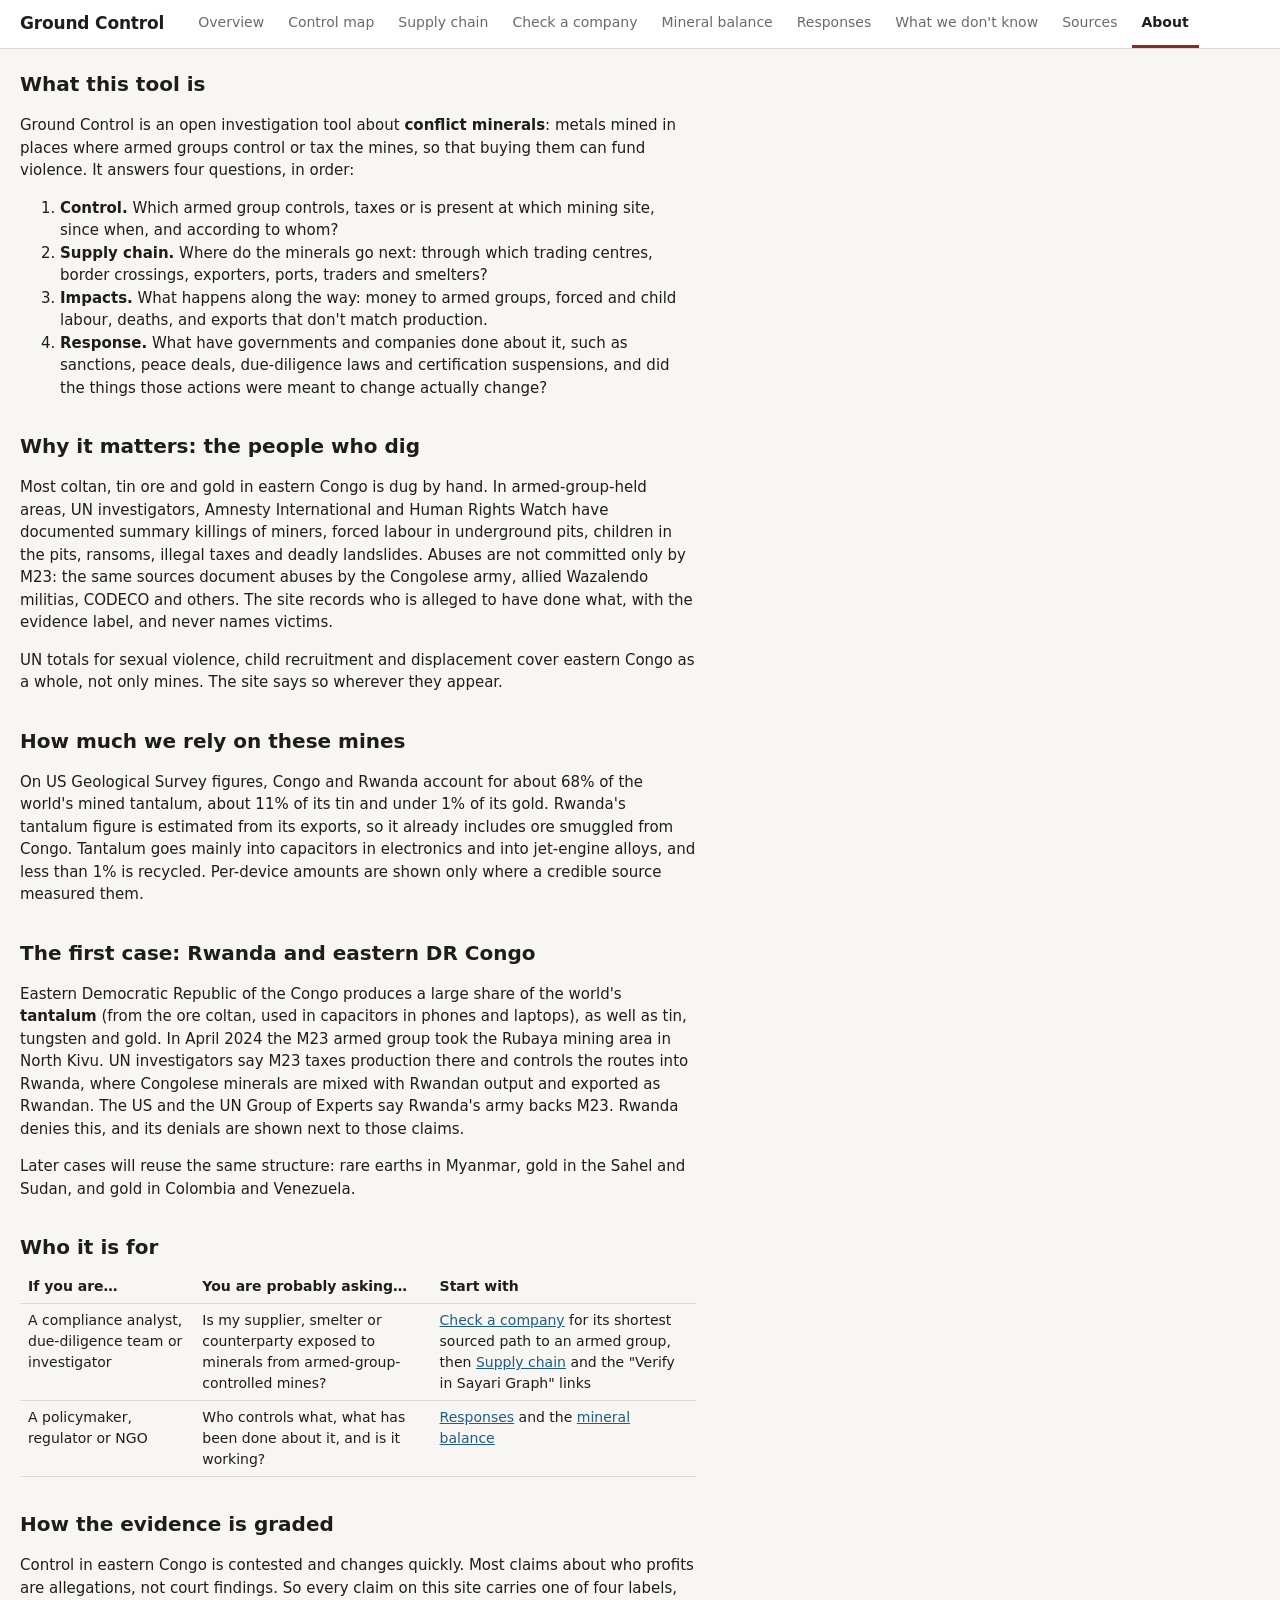
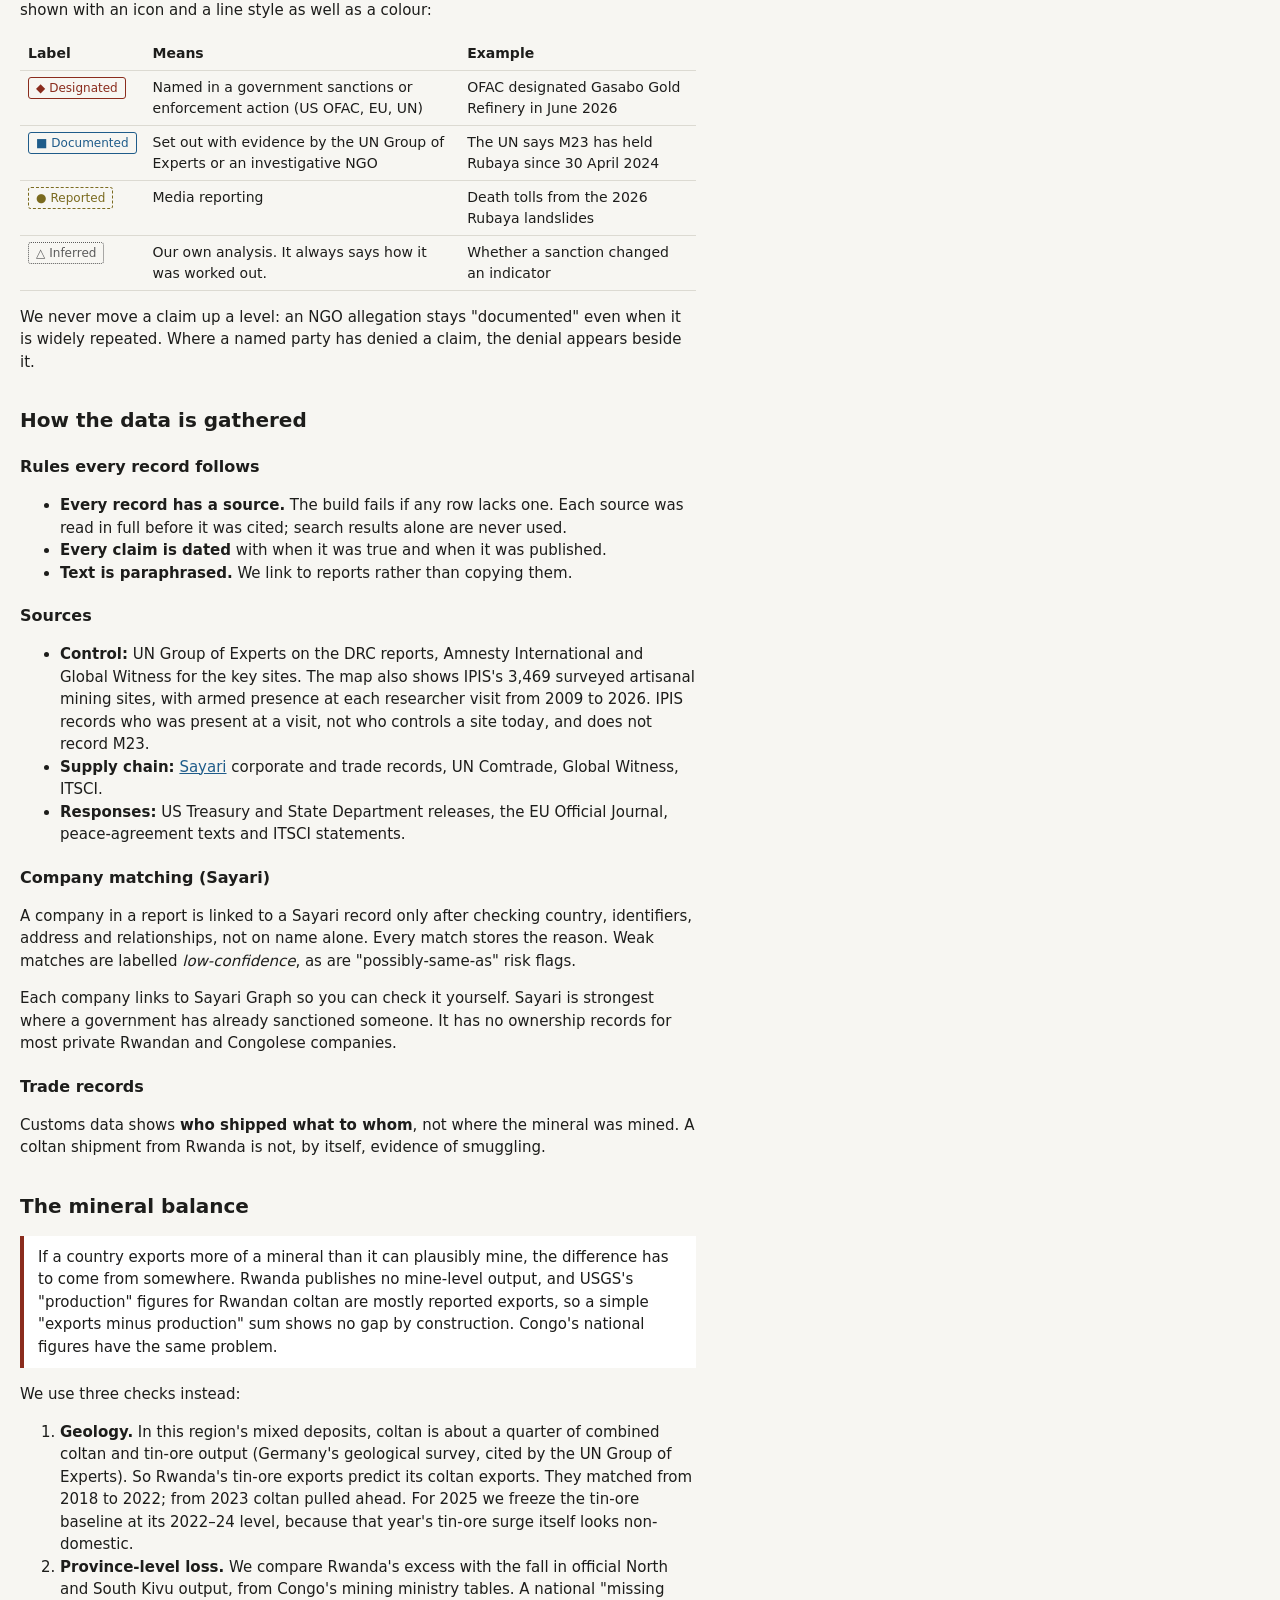
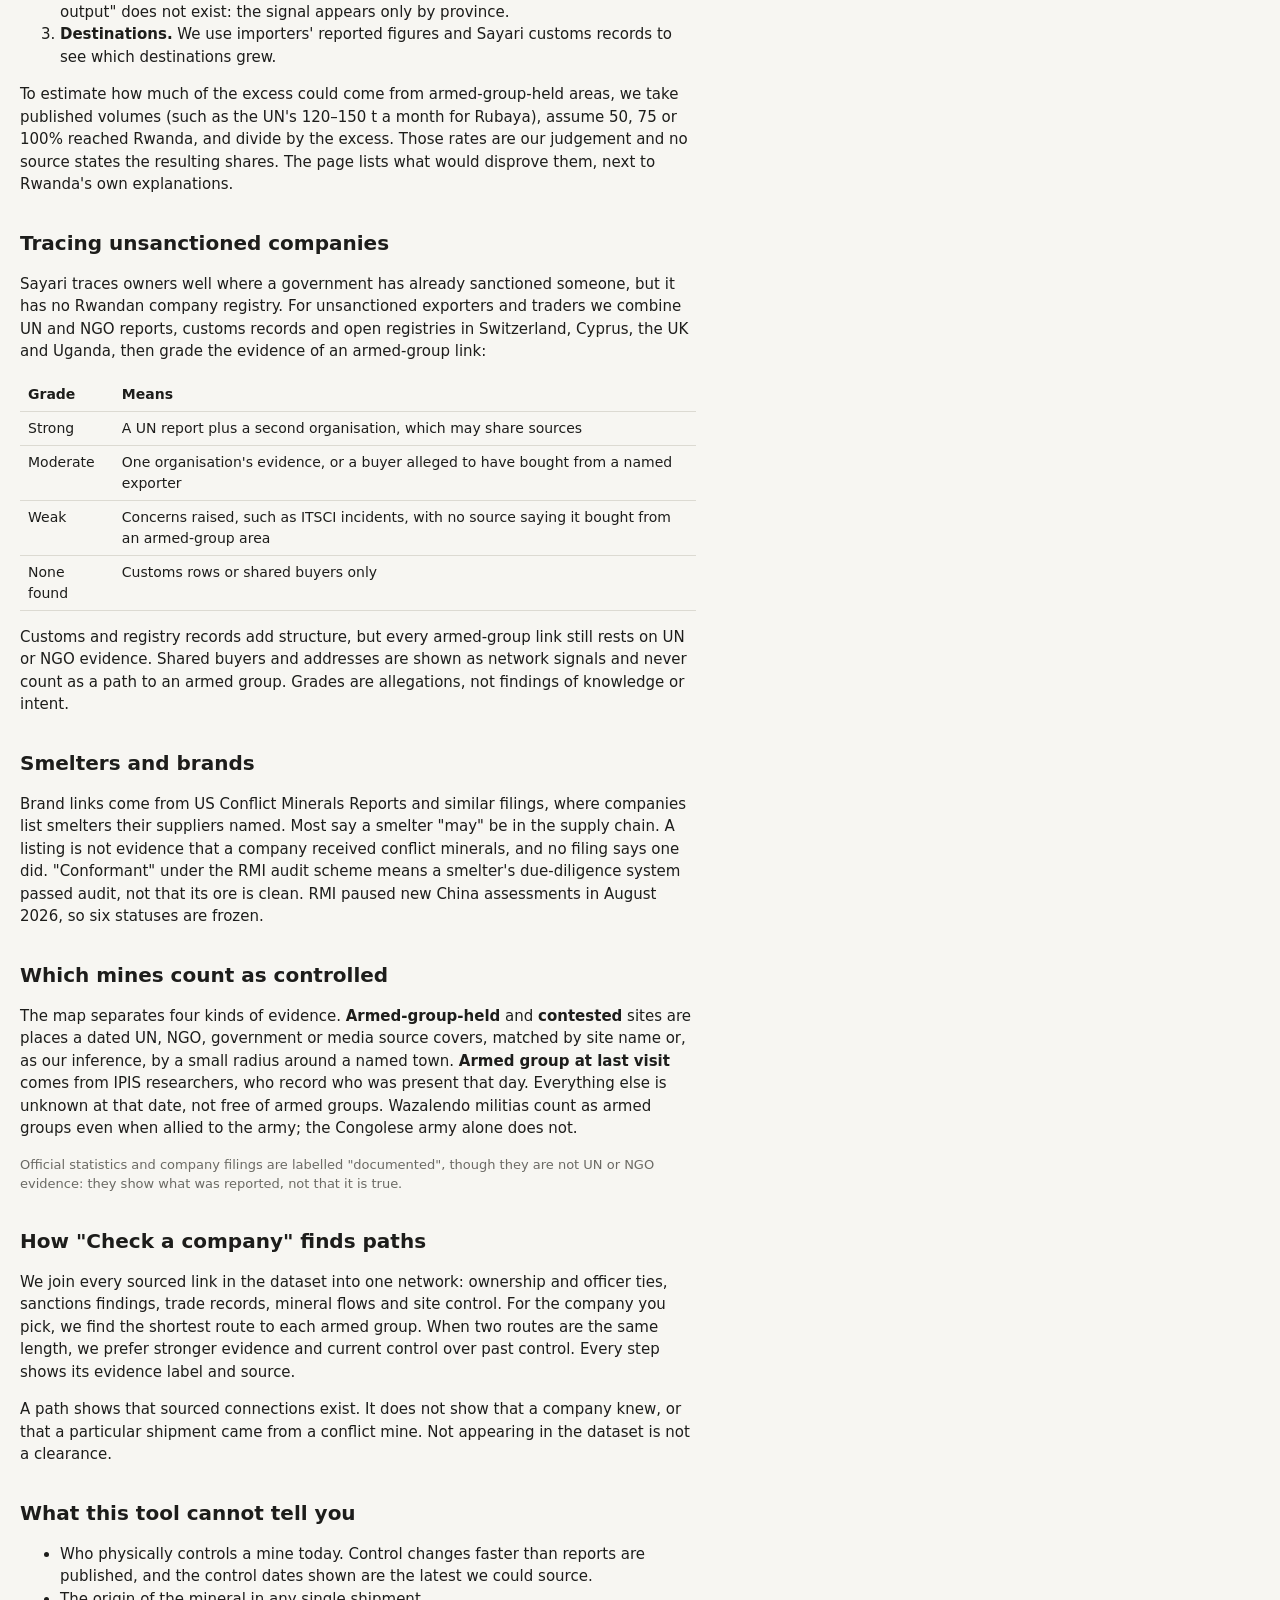
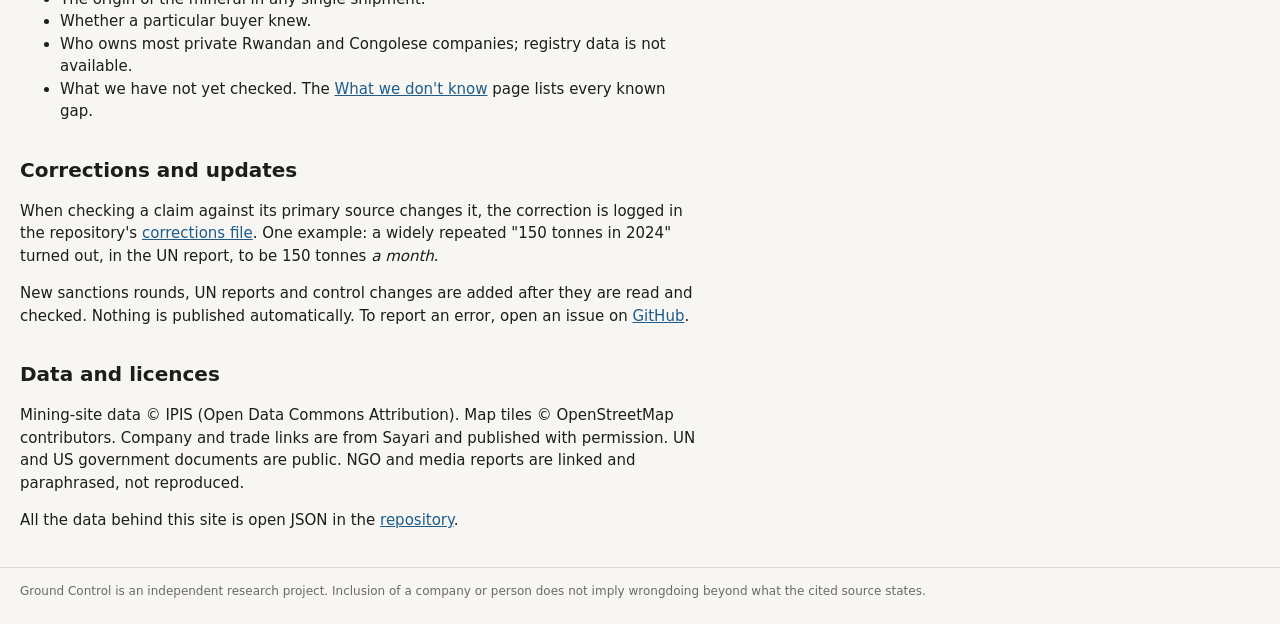
<file: site/about.html>
<!doctype html>
<html lang="en">
<head>
  <meta charset="utf-8">
  <meta name="viewport" content="width=device-width, initial-scale=1">
  <title>About Ground Control</title>
  <meta name="description" content="What Ground Control is, who it is for, how the evidence is gathered and graded, and what it cannot tell you.">
  <link rel="stylesheet" href="style.css">
</head>
<body>
  <header class="top">
    <a class="brand-mark" href="./">Ground Control</a>
    <nav class="tabs">
      <a class="tab-link" href="./">Overview</a>
      <a class="tab-link" href="./#view=map">Control map</a>
      <a class="tab-link" href="./#view=chain">Supply chain</a>
      <a class="tab-link" href="./#view=search">Check a company</a>
      <a class="tab-link" href="./#view=laundering">Mineral balance</a>
      <a class="tab-link" href="./#view=responses">Responses</a>
      <a class="tab-link" href="./#view=gaps">What we don't know</a>
      <a class="tab-link" href="./#view=sources">Sources</a>
      <a class="tab-link" href="about.html" aria-current="page" style="border-bottom-color:var(--accent);font-weight:600">About</a>
    </nav>
  </header>

  <main class="prose">
    <h2 style="margin-top:0">What this tool is</h2>
    <p>Ground Control is an open investigation tool about <strong>conflict minerals</strong>: metals mined in places where armed groups control or tax the mines, so that buying them can fund violence. It answers four questions, in order:</p>
    <ol>
      <li><strong>Control.</strong> Which armed group controls, taxes or is present at which mining site, since when, and according to whom?</li>
      <li><strong>Supply chain.</strong> Where do the minerals go next: through which trading centres, border crossings, exporters, ports, traders and smelters?</li>
      <li><strong>Impacts.</strong> What happens along the way: money to armed groups, forced and child labour, deaths, and exports that don't match production.</li>
      <li><strong>Response.</strong> What have governments and companies done about it, such as sanctions, peace deals, due-diligence laws and certification suspensions, and did the things those actions were meant to change actually change?</li>
    </ol>

    <h2>Why it matters: the people who dig</h2>
    <p>Most coltan, tin ore and gold in eastern Congo is dug by hand. In armed-group-held areas, UN investigators, Amnesty International and Human Rights Watch have documented summary killings of miners, forced labour in underground pits, children in the pits, ransoms, illegal taxes and deadly landslides. Abuses are not committed only by M23: the same sources document abuses by the Congolese army, allied Wazalendo militias, CODECO and others. The site records who is alleged to have done what, with the evidence label, and never names victims.</p>
    <p>UN totals for sexual violence, child recruitment and displacement cover eastern Congo as a whole, not only mines. The site says so wherever they appear.</p>

    <h2>How much we rely on these mines</h2>
    <p>On US Geological Survey figures, Congo and Rwanda account for about 68% of the world's mined tantalum, about 11% of its tin and under 1% of its gold. Rwanda's tantalum figure is estimated from its exports, so it already includes ore smuggled from Congo. Tantalum goes mainly into capacitors in electronics and into jet-engine alloys, and less than 1% is recycled. Per-device amounts are shown only where a credible source measured them.</p>

    <h2>The first case: Rwanda and eastern DR Congo</h2>
    <p>Eastern Democratic Republic of the Congo produces a large share of the world's <strong>tantalum</strong> (from the ore coltan, used in capacitors in phones and laptops), as well as tin, tungsten and gold. In April 2024 the M23 armed group took the Rubaya mining area in North Kivu. UN investigators say M23 taxes production there and controls the routes into Rwanda, where Congolese minerals are mixed with Rwandan output and exported as Rwandan. The US and the UN Group of Experts say Rwanda's army backs M23. Rwanda denies this, and its denials are shown next to those claims.</p>
    <p>Later cases will reuse the same structure: rare earths in Myanmar, gold in the Sahel and Sudan, and gold in Colombia and Venezuela.</p>

    <h2>Who it is for</h2>
    <table>
      <tr><th>If you are…</th><th>You are probably asking…</th><th>Start with</th></tr>
      <tr><td>A compliance analyst, due-diligence team or investigator</td><td>Is my supplier, smelter or counterparty exposed to minerals from armed-group-controlled mines?</td><td><a href="./#view=search">Check a company</a> for its shortest sourced path to an armed group, then <a href="./#view=chain">Supply chain</a> and the "Verify in Sayari Graph" links</td></tr>
      <tr><td>A policymaker, regulator or NGO</td><td>Who controls what, what has been done about it, and is it working?</td><td><a href="./#view=responses">Responses</a> and the <a href="./#view=laundering">mineral balance</a></td></tr>
    </table>

    <h2>How the evidence is graded</h2>
    <p>Control in eastern Congo is contested and changes quickly. Most claims about who profits are allegations, not court findings. So every claim on this site carries one of four labels, shown with an icon and a line style as well as a colour:</p>
    <table>
      <tr><th>Label</th><th>Means</th><th>Example</th></tr>
      <tr><td><span class="badge designated"><span aria-hidden="true">◆</span>Designated</span></td><td>Named in a government sanctions or enforcement action (US OFAC, EU, UN)</td><td>OFAC designated Gasabo Gold Refinery in June 2026</td></tr>
      <tr><td><span class="badge documented"><span aria-hidden="true">■</span>Documented</span></td><td>Set out with evidence by the UN Group of Experts or an investigative NGO</td><td>The UN says M23 has held Rubaya since 30 April 2024</td></tr>
      <tr><td><span class="badge reported"><span aria-hidden="true">●</span>Reported</span></td><td>Media reporting</td><td>Death tolls from the 2026 Rubaya landslides</td></tr>
      <tr><td><span class="badge inferred"><span aria-hidden="true">△</span>Inferred</span></td><td>Our own analysis. It always says how it was worked out.</td><td>Whether a sanction changed an indicator</td></tr>
    </table>
    <p>We never move a claim up a level: an NGO allegation stays "documented" even when it is widely repeated. Where a named party has denied a claim, the denial appears beside it.</p>

    <h2>How the data is gathered</h2>
    <h3>Rules every record follows</h3>
    <ul>
      <li><strong>Every record has a source.</strong> The build fails if any row lacks one. Each source was read in full before it was cited; search results alone are never used.</li>
      <li><strong>Every claim is dated</strong> with when it was true and when it was published.</li>
      <li><strong>Text is paraphrased.</strong> We link to reports rather than copying them.</li>
    </ul>
    <h3>Sources</h3>
    <ul>
      <li><strong>Control:</strong> UN Group of Experts on the DRC reports, Amnesty International and Global Witness for the key sites. The map also shows IPIS's 3,469 surveyed artisanal mining sites, with armed presence at each researcher visit from 2009 to 2026. IPIS records who was present at a visit, not who controls a site today, and does not record M23.</li>
      <li><strong>Supply chain:</strong> <a href="https://sayari.com" target="_blank" rel="noopener">Sayari</a> corporate and trade records, UN Comtrade, Global Witness, ITSCI.</li>
      <li><strong>Responses:</strong> US Treasury and State Department releases, the EU Official Journal, peace-agreement texts and ITSCI statements.</li>
    </ul>
    <h3>Company matching (Sayari)</h3>
    <p>A company in a report is linked to a Sayari record only after checking country, identifiers, address and relationships, not on name alone. Every match stores the reason. Weak matches are labelled <em>low-confidence</em>, as are "possibly-same-as" risk flags.</p>
    <p>Each company links to Sayari Graph so you can check it yourself. Sayari is strongest where a government has already sanctioned someone. It has no ownership records for most private Rwandan and Congolese companies.</p>
    <h3>Trade records</h3>
    <p>Customs data shows <strong>who shipped what to whom</strong>, not where the mineral was mined. A coltan shipment from Rwanda is not, by itself, evidence of smuggling.</p>

    <h2>The mineral balance</h2>
    <p class="callout">If a country exports more of a mineral than it can plausibly mine, the difference has to come from somewhere. Rwanda publishes no mine-level output, and USGS's "production" figures for Rwandan coltan are mostly reported exports, so a simple "exports minus production" sum shows no gap by construction. Congo's national figures have the same problem.</p>
    <p>We use three checks instead:</p>
    <ol>
      <li><strong>Geology.</strong> In this region's mixed deposits, coltan is about a quarter of combined coltan and tin-ore output (Germany's geological survey, cited by the UN Group of Experts). So Rwanda's tin-ore exports predict its coltan exports. They matched from 2018 to 2022; from 2023 coltan pulled ahead. For 2025 we freeze the tin-ore baseline at its 2022–24 level, because that year's tin-ore surge itself looks non-domestic.</li>
      <li><strong>Province-level loss.</strong> We compare Rwanda's excess with the fall in official North and South Kivu output, from Congo's mining ministry tables. A national "missing output" does not exist: the signal appears only by province.</li>
      <li><strong>Destinations.</strong> We use importers' reported figures and Sayari customs records to see which destinations grew.</li>
    </ol>
    <p>To estimate how much of the excess could come from armed-group-held areas, we take published volumes (such as the UN's 120–150 t a month for Rubaya), assume 50, 75 or 100% reached Rwanda, and divide by the excess. Those rates are our judgement and no source states the resulting shares. The page lists what would disprove them, next to Rwanda's own explanations.</p>

    <h2>Tracing unsanctioned companies</h2>
    <p>Sayari traces owners well where a government has already sanctioned someone, but it has no Rwandan company registry. For unsanctioned exporters and traders we combine UN and NGO reports, customs records and open registries in Switzerland, Cyprus, the UK and Uganda, then grade the evidence of an armed-group link:</p>
    <table>
      <tr><th>Grade</th><th>Means</th></tr>
      <tr><td>Strong</td><td>A UN report plus a second organisation, which may share sources</td></tr>
      <tr><td>Moderate</td><td>One organisation's evidence, or a buyer alleged to have bought from a named exporter</td></tr>
      <tr><td>Weak</td><td>Concerns raised, such as ITSCI incidents, with no source saying it bought from an armed-group area</td></tr>
      <tr><td>None found</td><td>Customs rows or shared buyers only</td></tr>
    </table>
    <p>Customs and registry records add structure, but every armed-group link still rests on UN or NGO evidence. Shared buyers and addresses are shown as network signals and never count as a path to an armed group. Grades are allegations, not findings of knowledge or intent.</p>

    <h2>Smelters and brands</h2>
    <p>Brand links come from US Conflict Minerals Reports and similar filings, where companies list smelters their suppliers named. Most say a smelter "may" be in the supply chain. A listing is not evidence that a company received conflict minerals, and no filing says one did. "Conformant" under the RMI audit scheme means a smelter's due-diligence system passed audit, not that its ore is clean. RMI paused new China assessments in August 2026, so six statuses are frozen.</p>

    <h2>Which mines count as controlled</h2>
    <p>The map separates four kinds of evidence. <strong>Armed-group-held</strong> and <strong>contested</strong> sites are places a dated UN, NGO, government or media source covers, matched by site name or, as our inference, by a small radius around a named town. <strong>Armed group at last visit</strong> comes from IPIS researchers, who record who was present that day. Everything else is unknown at that date, not free of armed groups. Wazalendo militias count as armed groups even when allied to the army; the Congolese army alone does not.</p>
    <p class="small muted">Official statistics and company filings are labelled "documented", though they are not UN or NGO evidence: they show what was reported, not that it is true.</p>

    <h2>How "Check a company" finds paths</h2>
    <p>We join every sourced link in the dataset into one network: ownership and officer ties, sanctions findings, trade records, mineral flows and site control. For the company you pick, we find the shortest route to each armed group. When two routes are the same length, we prefer stronger evidence and current control over past control. Every step shows its evidence label and source.</p>
    <p>A path shows that sourced connections exist. It does not show that a company knew, or that a particular shipment came from a conflict mine. Not appearing in the dataset is not a clearance.</p>

    <h2>What this tool cannot tell you</h2>
    <ul>
      <li>Who physically controls a mine today. Control changes faster than reports are published, and the control dates shown are the latest we could source.</li>
      <li>The origin of the mineral in any single shipment.</li>
      <li>Whether a particular buyer knew.</li>
      <li>Who owns most private Rwandan and Congolese companies; registry data is not available.</li>
      <li>What we have not yet checked. The <a href="./#view=gaps">What we don't know</a> page lists every known gap.</li>
    </ul>

    <h2>Corrections and updates</h2>
    <p>When checking a claim against its primary source changes it, the correction is logged in the repository's <a href="https://github.com/indiaclarke03-ops/RwandaMineTracing/blob/main/docs/CORRECTIONS.md" target="_blank" rel="noopener">corrections file</a>. One example: a widely repeated "150 tonnes in 2024" turned out, in the UN report, to be 150 tonnes <em>a month</em>.</p>
    <p>New sanctions rounds, UN reports and control changes are added after they are read and checked. Nothing is published automatically. To report an error, open an issue on <a href="https://github.com/indiaclarke03-ops/RwandaMineTracing/issues" target="_blank" rel="noopener">GitHub</a>.</p>

    <h2>Data and licences</h2>
    <p>Mining-site data © IPIS (Open Data Commons Attribution). Map tiles © OpenStreetMap contributors. Company and trade links are from Sayari and published with permission. UN and US government documents are public. NGO and media reports are linked and paraphrased, not reproduced.</p>
    <p>All the data behind this site is open JSON in the <a href="https://github.com/indiaclarke03-ops/RwandaMineTracing/tree/main/data" target="_blank" rel="noopener">repository</a>.</p>
  </main>

  <footer class="foot">Ground Control is an independent research project. Inclusion of a company or person does not imply wrongdoing beyond what the cited source states.</footer>
</body>
</html>
</file>
<file: site/style.css>
:root {
  --bg: #f7f6f2;
  --surface: #ffffff;
  --ink: #1d1d1b;
  --muted: #6b6a64;
  --line: #dcdad2;
  --accent: #8a2c1d;

  --t-designated: #8a2c1d;
  --t-documented: #1f5c8a;
  --t-reported: #7a6a1f;
  --t-inferred: #5b5b5b;

  --m-coltan: #2b6f77;
  --m-gold: #b8860b;
  --m-tin: #6d5a8c;
  --m-tungsten: #4f6b3a;
  --m-none: #8c8c8c;
}
@media (prefers-color-scheme: dark) {
  :root {
    --bg: #161614; --surface: #1f1f1c; --ink: #ecebe6; --muted: #a3a29b; --line: #3a3934;
    --accent: #e0826f;
    --t-designated: #e0826f; --t-documented: #7fb4de; --t-reported: #d8c56c; --t-inferred: #b5b5b5;
  }
}

* { box-sizing: border-box; }
body { margin: 0; background: var(--bg); color: var(--ink);
  font: 15px/1.5 system-ui, -apple-system, "Segoe UI", sans-serif; }
a { color: var(--t-documented); }
.muted { color: var(--muted); }
.small { font-size: 13px; }

.top { padding: 16px 20px 0; border-bottom: 1px solid var(--line); background: var(--surface); }
.brand h1 { margin: 0; font-size: 22px; letter-spacing: .01em; }
.tagline { margin: 2px 0 8px; color: var(--muted); }
.case { font-size: 13px; margin-bottom: 8px; }
.tabs { display: flex; gap: 4px; overflow-x: auto; }
.tabs button { border: 0; background: none; color: var(--muted); font: inherit; padding: 8px 12px;
  border-bottom: 3px solid transparent; cursor: pointer; white-space: nowrap; }
.tabs button[aria-selected="true"] { color: var(--ink); border-bottom-color: var(--accent); font-weight: 600; }

.legend { display: flex; flex-wrap: wrap; gap: 6px 14px; align-items: center; padding: 8px 20px;
  font-size: 13px; border-bottom: 1px solid var(--line); }
.legend-title { font-weight: 600; }
.legend small { color: var(--muted); }

/* Evidence tier badges: icon + label + border style, never colour alone */
.tier { display: inline-flex; align-items: center; gap: 4px; }
.tier-icon { font-size: 12px; }
.tier-designated .tier-icon { color: var(--t-designated); }
.tier-documented .tier-icon { color: var(--t-documented); }
.tier-reported .tier-icon { color: var(--t-reported); }
.tier-inferred .tier-icon { color: var(--t-inferred); }
.badge { display: inline-flex; gap: 4px; align-items: center; font-size: 12px; padding: 1px 7px;
  border-radius: 3px; border: 1.5px solid; white-space: nowrap; }
.badge.designated { border-style: solid; color: var(--t-designated); }
.badge.documented { border-style: solid; border-width: 1px; color: var(--t-documented); }
.badge.reported { border-style: dashed; color: var(--t-reported); }
.badge.inferred { border-style: dotted; color: var(--t-inferred); }
.badge.denied { border-style: solid; color: var(--muted); }

main { padding: 0; }
.view { padding: 16px 20px; }
#view-map { padding: 0; }
.map-wrap { display: grid; grid-template-columns: 1fr 380px; height: 64vh; min-height: 420px; }
#map { height: 100%; }
.panel { overflow-y: auto; padding: 14px 16px; background: var(--surface); border-left: 1px solid var(--line); }
.panel h2 { margin: 0 0 2px; font-size: 18px; }
.panel h3 { font-size: 13px; text-transform: uppercase; letter-spacing: .05em; color: var(--muted);
  margin: 16px 0 6px; }
.panel ul { list-style: none; padding: 0; margin: 0; }
.panel li { padding: 8px 0; border-top: 1px solid var(--line); }
.claim-meta { display: flex; flex-wrap: wrap; gap: 6px; align-items: center; font-size: 13px; color: var(--muted); }
.denial { margin-top: 6px; padding: 6px 8px; border-left: 3px solid var(--muted); font-size: 13px; }
.cite { font-size: 12px; }
.cite a { color: var(--muted); }

.slider { padding: 10px 20px 16px; background: var(--surface); border-top: 1px solid var(--line); }
.slider-track { position: relative; }
.slider input { width: 100%; }
.ticks { position: relative; height: 14px; }
.ticks span { position: absolute; top: 0; width: 2px; height: 10px; background: var(--accent); }

.filters { display: flex; flex-wrap: wrap; gap: 8px 20px; margin-bottom: 12px; font-size: 14px; }
.timeline { list-style: none; padding: 0; margin: 0; max-width: 900px; }
.timeline > li { display: grid; grid-template-columns: 110px 1fr; gap: 14px; padding: 14px 0;
  border-top: 1px solid var(--line); }
.timeline .date { font-weight: 600; font-variant-numeric: tabular-nums; }
.timeline h3 { margin: 0 0 4px; font-size: 16px; }
.side { font-size: 12px; text-transform: uppercase; letter-spacing: .05em; color: var(--muted); }
.targets { font-size: 13px; color: var(--muted); }
.eff { margin-top: 8px; font-size: 13px; border: 1px solid var(--line); border-radius: 4px; padding: 6px 8px; }
.verdict { font-weight: 600; }
.indicators { max-width: 900px; margin-bottom: 16px; }
.indicators h2 { font-size: 15px; margin: 0 0 6px; }
.indicators ul { list-style: none; padding: 0; margin: 0; }
.indicators li { padding: 8px 10px; border: 1px solid var(--line); border-radius: 4px; background: var(--surface); }
.lede { font-size: 16px; max-width: 70ch; }

.gap { border: 1px dashed var(--muted); border-radius: 4px; padding: 10px 12px; margin-bottom: 10px; max-width: 900px; }
.gap h3 { margin: 0 0 4px; font-size: 15px; }
.gap .layer { font-size: 12px; text-transform: uppercase; letter-spacing: .05em; color: var(--muted); }

.sources { max-width: 900px; padding-left: 20px; }
.sources li { margin-bottom: 8px; }

.foot { padding: 14px 20px 24px; font-size: 12px; color: var(--muted); border-top: 1px solid var(--line); }

/* map markers */
.site-marker { border-radius: 50%; border: 2px solid var(--surface); box-shadow: 0 0 0 1px rgba(0,0,0,.4); }
.site-marker.square { border-radius: 2px; }
.basemap { filter: grayscale(0.85) contrast(0.9); }
@media (prefers-color-scheme: dark) { .basemap { filter: grayscale(1) invert(0.9) contrast(0.85); } }
.leaflet-container { background: var(--bg); font: inherit; }

@media (max-width: 820px) {
  .map-wrap { grid-template-columns: 1fr; height: auto; }
  #map { height: 52vh; }
  .panel { border-left: 0; border-top: 1px solid var(--line); max-height: none; }
  .timeline > li { grid-template-columns: 1fr; gap: 2px; }
  .top, .legend, .view, .slider, .foot { padding-left: 16px; padding-right: 16px; }
}

/* ---------- overview ---------- */
.tab-link { padding: 8px 12px; color: var(--muted); text-decoration: none; white-space: nowrap; border-bottom: 3px solid transparent; }
.tab-link:hover, .tab-link[aria-current="page"] { color: var(--ink); }
.home { max-width: 1080px; }
.hero { padding: 8px 0 8px; }
.eyebrow { font-size: 12px; text-transform: uppercase; letter-spacing: .08em; color: var(--accent); margin: 0 0 6px; font-weight: 600; }
.hero h2 { font-size: clamp(22px, 3vw, 30px); line-height: 1.25; margin: 0 0 12px; max-width: 30ch; }
.hero .lede { max-width: 72ch; }
.paths { display: grid; grid-template-columns: repeat(3, 1fr); gap: 12px; margin-top: 18px; }
.path { display: flex; flex-direction: column; gap: 4px; padding: 14px 16px; background: var(--surface); border: 1px solid var(--line);
  border-left: 4px solid var(--accent); border-radius: 4px; text-decoration: none; color: var(--ink); }
.path:hover { border-color: var(--accent); }
.path-who { font-weight: 700; }
.path-what { font-size: 14px; color: var(--muted); }
.section-h { font-size: 18px; margin: 32px 0 12px; padding-top: 16px; border-top: 1px solid var(--line); }
.findings { display: grid; grid-template-columns: repeat(2, 1fr); gap: 12px; }
.finding { background: var(--surface); border: 1px solid var(--line); border-radius: 4px; padding: 14px 16px; display: flex; flex-direction: column; gap: 6px; }
.finding h3 { margin: 0; font-size: 17px; line-height: 1.3; }
.finding p { margin: 0; font-size: 14px; }
.kicker { font-size: 12px; text-transform: uppercase; letter-spacing: .06em; color: var(--muted); font-weight: 600; }
.finding .more { margin-top: auto; padding-top: 4px; font-size: 14px; font-weight: 600; color: var(--accent); text-decoration: none; }
.chain { list-style: none; padding: 0; margin: 0; display: grid; grid-template-columns: repeat(7, 1fr); gap: 0; counter-reset: c; }
.chain li { position: relative; padding: 10px 14px 10px 10px; background: var(--surface); border: 1px solid var(--line); border-right: 0;
  display: flex; flex-direction: column; gap: 3px; font-size: 13px; }
.chain li:last-child { border-right: 1px solid var(--line); }
.chain li:not(:last-child)::after { content: "→"; position: absolute; right: -8px; top: 10px; color: var(--accent); font-weight: 700; z-index: 1; background: var(--bg); line-height: 1; }
.chain .step { font-weight: 700; font-size: 14px; }
.chain .eg { color: var(--ink); }
.chain .risk { color: var(--muted); font-size: 12px; }
.tiers-explained { display: grid; grid-template-columns: repeat(2, 1fr); gap: 10px 20px; margin: 12px 0; }
.tiers-explained div { display: flex; flex-direction: column; gap: 4px; }
.tiers-explained dt { margin: 0; }
.tiers-explained dd { margin: 0; font-size: 14px; }
.stats { font-size: 13px; color: var(--muted); margin-top: 24px; }
.view-intro { max-width: 80ch; margin-bottom: 14px; }
.view-intro h2 { font-size: 20px; margin: 0 0 4px; }
.view-intro p { margin: 0; color: var(--muted); }
#view-map .view-intro { padding: 16px 20px 4px; }

/* ---------- about page ---------- */
.prose { max-width: 75ch; padding: 20px; }
.prose h2 { font-size: 20px; margin: 32px 0 8px; }
.prose h3 { font-size: 16px; margin: 20px 0 6px; }
.prose table { border-collapse: collapse; width: 100%; font-size: 14px; margin: 8px 0; }
.prose th, .prose td { text-align: left; vertical-align: top; padding: 6px 8px; border-bottom: 1px solid var(--line); }
.prose .callout { border-left: 4px solid var(--accent); background: var(--surface); padding: 10px 14px; }

@media (max-width: 820px) {
  .paths, .findings, .tiers-explained { grid-template-columns: 1fr; }
  .chain { grid-template-columns: 1fr; }
  .chain li { border-right: 1px solid var(--line); border-bottom: 0; }
  .chain li:last-child { border-bottom: 1px solid var(--line); }
  .chain li:not(:last-child)::after { content: "↓"; right: auto; left: 12px; top: auto; bottom: -9px; }
  .prose { padding: 16px; }
}

[hidden] { display: none !important; }

/* ---------- export-gap charts ---------- */
:root { --series-1: #2a78d6; --series-2: #eb6834; --chart-surface: #fcfcfb; --band: rgba(138, 44, 29, .14); }
@media (prefers-color-scheme: dark) {
  :root:where(:not([data-theme="light"])) { --series-1: #3987e5; --series-2: #d95926; --chart-surface: #1a1a19; --band: rgba(224, 130, 111, .2); }
}
#view-laundering { max-width: 1000px; }
.gap-headline { display: grid; grid-template-columns: 1fr 1fr; gap: 12px; margin: 8px 0 20px; }
.hero-num { background: var(--surface); border: 1px solid var(--line); border-radius: 4px; padding: 14px 16px; display: flex; flex-direction: column; gap: 4px; }
.hero-num .num { font-size: 32px; font-weight: 700; font-variant-numeric: tabular-nums; line-height: 1.1; }
.hero-num .lbl { font-size: 14px; color: var(--muted); }
.hero-badge { grid-column: 1 / -1; display: flex; gap: 8px; align-items: center; flex-wrap: wrap; }
.chart-title { font-size: 16px; margin: 24px 0 2px; }
.chart-sub { margin: 0 0 8px; color: var(--muted); font-size: 14px; max-width: 80ch; }
.chart { position: relative; background: var(--chart-surface); border: 1px solid var(--line); border-radius: 4px; }
.chart svg { display: block; }
.chart .grid { stroke: var(--line); stroke-width: 1; }
.chart .axis { stroke: var(--muted); stroke-width: 1; }
.chart .tick { fill: var(--muted); font-size: 12px; font-variant-numeric: tabular-nums; }
.chart .line { fill: none; stroke-width: 2; }
.chart .line.s1, .chart .dot.s1 { stroke: var(--series-1); }
.chart .line.s2, .chart .dot.s2 { stroke: var(--series-2); }
.chart .line.s2 { stroke-dasharray: 6 4; }
.chart .dot { fill: var(--chart-surface); stroke-width: 2; }
.chart .hatch-line { stroke: var(--series-1); stroke-width: 1.5; opacity: .45; }
.chart .event { stroke: var(--muted); stroke-dasharray: 2 3; }
.chart .event-label, .chart .direct { fill: var(--ink); font-size: 12px; }
.chart .cross { stroke: var(--muted); stroke-width: 1; }
.chart .bar { fill: var(--series-1); }
.chart .bar-val { fill: var(--ink); font-size: 12px; font-variant-numeric: tabular-nums; }
.chart .un-band { fill: var(--band); stroke: var(--accent); stroke-dasharray: 3 3; }
.chart-tip { position: absolute; pointer-events: none; background: var(--surface); border: 1px solid var(--line); border-radius: 4px;
  padding: 6px 8px; font-size: 13px; box-shadow: 0 2px 8px rgba(0,0,0,.12); white-space: nowrap; }
.legend-row { display: flex; flex-wrap: wrap; gap: 6px 16px; font-size: 13px; margin-bottom: 6px; }
.sw { display: inline-block; width: 14px; height: 3px; vertical-align: middle; margin-right: 6px; }
.sw.s1 { background: var(--series-1); }
.sw.s2 { background: repeating-linear-gradient(90deg, var(--series-2) 0 6px, transparent 6px 9px); }
.sw.hatch { height: 10px; background: repeating-linear-gradient(45deg, var(--series-1) 0 1.5px, transparent 1.5px 5px); opacity: .6; }
.table-view { margin: 16px 0; }
.table-view summary { cursor: pointer; font-weight: 600; }
.table-view table { border-collapse: collapse; width: 100%; font-size: 13px; margin-top: 8px; font-variant-numeric: tabular-nums; }
.table-view th, .table-view td { text-align: right; padding: 4px 8px; border-bottom: 1px solid var(--line); }
.table-view th:first-child, .table-view td:first-child { text-align: left; }
.method { margin-top: 20px; padding: 12px 16px; border: 1px dashed var(--muted); border-radius: 4px; }
.method h3 { margin: 0 0 6px; font-size: 15px; }
.method ul { margin: 6px 0 0; padding-left: 20px; font-size: 14px; }
.evidence-list { list-style: none; padding: 0; margin: 0; }
.evidence-list li { padding: 10px 0; border-top: 1px solid var(--line); }
@media (max-width: 820px) { .gap-headline { grid-template-columns: 1fr; } .table-view { overflow-x: auto; } }

.chart .seg.s1 { fill: var(--series-1); }
.chart .seg.s2 { fill: var(--series-2); }
.chart .itsci-band { fill: var(--band); }
.chart .nodata { fill: var(--muted); font-size: 11px; font-style: italic; }
.sw.block { height: 10px; width: 10px; border-radius: 2px; }
.sw.band { height: 10px; background: var(--band); outline: 1px dashed var(--accent); }

.chart .ctrl-span { fill: var(--band); opacity: .6; }
.ev-cols { display: grid; grid-template-columns: 1fr 1fr; gap: 24px; }
.ev-cols h3 { font-size: 13px; text-transform: uppercase; letter-spacing: .05em; color: var(--muted); margin: 0 0 6px; }
.evidence-list h4 { margin: 0 0 4px; font-size: 15px; }
.evidence-list p { margin: 0 0 6px; font-size: 14px; }
@media (max-width: 820px) { .ev-cols { grid-template-columns: 1fr; } }

/* =================== map (MapLibre) =================== */
:root { --m1: #2a78d6; --m2: #eb6834; --m3: #1baf7a; --m0: #8c8a84; --card: rgba(255,255,255,.96); --shadow: 0 2px 10px rgba(20,18,12,.14), 0 0 0 1px rgba(20,18,12,.06); }
@media (prefers-color-scheme: dark) {
  :root:where(:not([data-theme="light"])) { --m1: #3987e5; --m2: #d95926; --m3: #199e70; --m0: #8a8984; --card: rgba(31,31,28,.96); --shadow: 0 2px 12px rgba(0,0,0,.5), 0 0 0 1px rgba(255,255,255,.06); }
}
.sr-only { position: absolute; width: 1px; height: 1px; overflow: hidden; clip: rect(0 0 0 0); white-space: nowrap; }
.mapview { padding: 0 !important; }
body[data-view="map"] .foot { display: none; }
.map-shell { position: relative; height: calc(100vh - 150px); min-height: 560px; overflow: hidden; }
#map { position: absolute; inset: 0; }
.maplibregl-ctrl-attrib { font-size: 11px; }

.map-controls { position: absolute; top: 14px; left: 14px; width: 320px; max-height: calc(100% - 150px); overflow: auto;
  background: var(--card); box-shadow: var(--shadow); border-radius: 8px; padding: 14px 16px; z-index: 3; backdrop-filter: blur(4px); }
.mc-head { display: flex; align-items: center; justify-content: space-between; gap: 8px; }
.mc-head h2 { font-size: 16px; margin: 0; }
.mc-toggle { font: inherit; font-size: 12px; border: 1px solid var(--line); background: var(--surface); color: var(--ink); border-radius: 4px; padding: 3px 8px; cursor: pointer; }
.mc-intro { font-size: 13px; color: var(--muted); margin: 6px 0 10px; }
.mc-search input { width: 100%; font: inherit; font-size: 14px; padding: 7px 10px; border: 1px solid var(--line); border-radius: 6px; background: var(--surface); color: var(--ink); }
.mc-group { margin-top: 12px; }
.mc-label { font-size: 11px; text-transform: uppercase; letter-spacing: .06em; color: var(--muted); font-weight: 600; margin-bottom: 5px; }
.chips { display: flex; flex-wrap: wrap; gap: 6px; }
.chip { font: inherit; font-size: 13px; display: inline-flex; align-items: center; gap: 6px; padding: 4px 10px; border-radius: 999px;
  border: 1px solid var(--line); background: var(--surface); color: var(--ink); cursor: pointer; }
.chip i { width: 9px; height: 9px; border-radius: 50%; display: inline-block; }
.chip[aria-pressed="false"] { opacity: .45; text-decoration: line-through; }
.switch { display: flex; align-items: center; gap: 8px; font-size: 13px; padding: 3px 0; cursor: pointer; }
.seg { display: inline-flex; border: 1px solid var(--line); border-radius: 6px; overflow: hidden; flex-wrap: wrap; }
.seg button { font: inherit; font-size: 13px; border: 0; background: var(--surface); color: var(--ink); padding: 6px 10px; cursor: pointer; border-right: 1px solid var(--line); }
.seg button:last-child { border-right: 0; }
.seg button:hover, .seg button[aria-pressed="true"] { background: var(--ink); color: var(--bg); }
.mc-stats { margin-top: 12px; padding: 10px; background: var(--bg); border-radius: 6px; font-size: 13px; display: grid; gap: 3px; }
.mc-stats strong { font-variant-numeric: tabular-nums; }
.mc-legend { margin-top: 10px; font-size: 13px; }
.mc-legend summary { cursor: pointer; font-weight: 600; }
.key { list-style: none; padding: 0; margin: 8px 0; display: grid; gap: 5px; }
.key li { display: flex; align-items: center; gap: 8px; }
.kdot { width: 10px; height: 10px; border-radius: 50%; background: var(--c); box-shadow: 0 0 0 1.5px var(--surface), 0 0 0 2px rgba(0,0,0,.2); }
.kring { width: 12px; height: 12px; border-radius: 50%; border: 1.6px solid var(--accent); }
.kring.designated { border-width: 3px; }
.kring.documented { border-width: 2px; }
.kring.reported { border-style: dashed; border-width: 2px; }
.kline { width: 22px; height: 0; border-top: 2px solid var(--ink); display: inline-block; }
.kline.inferred { border-top-style: dotted; }

/* key-site markers */
.kmark { display: flex; align-items: center; gap: 6px; border: 0; background: none; padding: 0; cursor: pointer; font: inherit; }
.kdot-m { position: relative; width: 14px; height: 14px; border-radius: 50%; background: var(--c); box-shadow: 0 0 0 2px var(--surface), 0 1px 3px rgba(0,0,0,.4); flex: none; }
.kind-trading_centre .kdot-m, .kind-border .kdot-m, .kind-port .kdot-m, .kind-town .kdot-m { width: 10px; height: 10px; border-radius: 2px; margin: 2px; }
.kind-refinery .kdot-m { border-radius: 2px; transform: rotate(45deg); }
.kdot-m::after { content: ""; position: absolute; inset: -7px; border-radius: 50%; border: 0 solid var(--accent); }
.kmark[data-tier="designated"] .kdot-m::after { border-width: 3px; }
.kmark[data-tier="documented"] .kdot-m::after { border-width: 2px; }
.kmark[data-tier="reported"] .kdot-m::after { border-width: 2px; border-style: dashed; }
.kmark[data-tier="inferred"] .kdot-m::after { border-width: 2px; border-style: dotted; }
.kmark[data-tier]:not([data-tier=""]) .kdot-m::after { animation: pulse 2.4s ease-out infinite; }
@keyframes pulse { 0% { opacity: 1; } 70% { opacity: .55; } 100% { opacity: 1; } }
.klabel { font-size: 12px; font-weight: 600; color: var(--ink); background: var(--card); padding: 1px 6px; border-radius: 4px; box-shadow: 0 1px 2px rgba(0,0,0,.15); white-space: nowrap; }
.kind-mine .klabel { font-size: 13px; }
.kmark.sel .klabel { background: var(--ink); color: var(--bg); }
.kmark:focus-visible { outline: 2px solid var(--accent); outline-offset: 4px; border-radius: 6px; }

/* popups */
.gc-pop .maplibregl-popup-content { background: var(--card); color: var(--ink); font-size: 13px; padding: 7px 10px; border-radius: 6px; box-shadow: var(--shadow); }
.gc-pop .maplibregl-popup-tip { display: none; }

/* drawer */
.drawer { position: absolute; top: 14px; right: 14px; bottom: 112px; width: 400px; overflow: auto; background: var(--card); box-shadow: var(--shadow);
  border-radius: 8px; padding: 16px 18px; z-index: 4; }
.drawer-close { position: sticky; top: 0; float: right; font-size: 22px; line-height: 1; width: 32px; height: 32px; border: 0; border-radius: 50%; background: var(--bg); color: var(--ink); cursor: pointer; }
.drawer h2 { margin: 2px 0 2px; font-size: 20px; }
.drawer h3 { font-size: 12px; text-transform: uppercase; letter-spacing: .06em; color: var(--muted); margin: 18px 0 6px; }
.drawer ul { list-style: none; padding: 0; margin: 0; }
.drawer li { padding: 8px 0; border-top: 1px solid var(--line); }
.dr-kicker, .cc-kicker { font-size: 11px; text-transform: uppercase; letter-spacing: .06em; color: var(--accent); font-weight: 700; }
.dr-meta { color: var(--muted); font-size: 13px; }
.dr-status { margin: 12px 0 8px; padding: 10px 12px; border-radius: 6px; background: var(--bg); font-size: 14px; display: flex; flex-wrap: wrap; gap: 6px; align-items: center; }
.dr-status.on { border-left: 4px solid var(--accent); }
.dr-cta { display: inline-block; margin: 4px 0; font-weight: 600; color: var(--accent); text-decoration: none; }
.dr-timeline li { position: relative; padding-left: 14px; border-top: 0; border-left: 2px solid var(--line); margin-left: 4px; }
.dr-timeline li::before { content: ""; position: absolute; left: -6px; top: 12px; width: 10px; height: 10px; border-radius: 50%; background: var(--accent); }
.dr-timeline li.inactive::before { background: var(--muted); }
.dr-timeline li.inactive { opacity: .7; }
.tl-when { font-size: 12px; font-weight: 600; color: var(--muted); }
.dr-facts { display: grid; grid-template-columns: repeat(3, 1fr); gap: 8px; margin: 12px 0; }
.dr-facts div { background: var(--bg); border-radius: 6px; padding: 8px; display: flex; flex-direction: column; font-size: 12px; color: var(--muted); }
.dr-facts strong { color: var(--ink); font-size: 15px; }
.visits { width: 100%; border-collapse: collapse; font-size: 13px; }
.visits th, .visits td { text-align: left; padding: 5px 4px; border-bottom: 1px solid var(--line); vertical-align: top; }
.visits .armed { color: var(--accent); font-weight: 600; }
.dr-flows summary { cursor: pointer; font-weight: 600; margin-top: 14px; }

/* timebar */
.timebar { position: absolute; left: 14px; right: 14px; bottom: 14px; z-index: 3; display: flex; gap: 12px; align-items: center;
  background: var(--card); box-shadow: var(--shadow); border-radius: 8px; padding: 10px 16px 6px; }
.play { flex: none; width: 40px; height: 40px; border-radius: 50%; border: 0; background: var(--ink); color: var(--bg); font-size: 14px; cursor: pointer; }
.tb-main { flex: 1; min-width: 0; }
.tb-row { font-size: 14px; display: flex; gap: 8px; align-items: baseline; flex-wrap: wrap; }
.tb-label { color: var(--muted); }
.tb-event { color: var(--accent); font-weight: 600; font-size: 13px; }
.timebar .slider-track { position: relative; margin-top: 2px; }
.timebar input[type=range] { width: 100%; accent-color: var(--accent); margin: 6px 0 0; }
.timebar .ticks { position: relative; height: 12px; }
.tick-resp { position: absolute; top: 2px; width: 2px; height: 8px; background: var(--muted); display: inline-block; }
.tick-ev { position: absolute; top: -1px; width: 10px; height: 10px; border-radius: 50%; border: 2px solid var(--accent); background: var(--surface); padding: 0; cursor: pointer; }
.tick-ev.static, .tick-resp.static { position: relative; top: 0; display: inline-block; vertical-align: middle; margin-right: 4px; }
.tick-ev.static { width: 9px; height: 9px; }
.tb-axis { position: relative; height: 14px; font-size: 11px; color: var(--muted); }
.tb-axis span { position: absolute; transform: translateX(-50%); }
.tb-key { display: flex; gap: 14px; font-size: 11px; color: var(--muted); margin-top: 2px; }
.map-shell.drawer-open .timebar { right: 428px; }

@media (max-width: 820px) {
  .map-shell { height: calc(100vh - 170px); min-height: 520px; }
  .map-controls { left: 8px; right: 8px; top: 8px; width: auto; max-height: 60%; padding: 10px 12px; }
  .mc-intro { display: none; }
  .drawer { left: 0; right: 0; bottom: 0; top: auto; width: auto; max-height: 62%; border-radius: 12px 12px 0 0; }
  .timebar { left: 8px; right: 8px; bottom: 8px; padding: 8px 10px 4px; }
  .map-shell.drawer-open .timebar { display: none; }
  .tb-key { display: none; }
  .klabel { display: none; }
  .kind-mine .klabel { display: inline; }
}

/* =================== supply chain =================== */
#view-chain { max-width: 1280px; }
.chain-controls { margin-bottom: 12px; }
.route-strip { background: var(--surface); border: 1px solid var(--line); border-radius: 8px; padding: 12px 14px; margin-bottom: 16px; }
.rs-title { font-size: 11px; text-transform: uppercase; letter-spacing: .06em; color: var(--muted); font-weight: 700; margin-bottom: 8px; }
.rs-steps { display: flex; align-items: center; gap: 8px; overflow-x: auto; padding-bottom: 4px; }
.rs-level { display: flex; flex-direction: column; gap: 6px; }
.rs-node { display: flex; flex-direction: column; gap: 2px; padding: 8px 10px; border: 1px solid var(--line); border-radius: 6px; background: var(--bg); min-width: 130px; }
.rs-name { font-weight: 700; font-size: 14px; }
.rs-type { font-size: 12px; color: var(--muted); }
.rs-arrow { color: var(--accent); font-weight: 700; font-size: 18px; }
.chain-wrap { display: grid; grid-template-columns: 1fr 320px; gap: 16px; align-items: start; }
.chain-graph { overflow-x: auto; background: var(--surface); border: 1px solid var(--line); border-radius: 8px; padding: 12px; }
.cg-inner { position: relative; }
.cg-svg { position: absolute; inset: 0; }
.ccol-head { position: absolute; top: 0; font-size: 11px; text-transform: uppercase; letter-spacing: .06em; color: var(--muted); font-weight: 700; }
.cnode { position: absolute; display: flex; flex-direction: column; justify-content: center; text-align: left; gap: 1px; padding: 4px 9px;
  border: 1px solid var(--line); border-radius: 6px; background: var(--bg); color: var(--ink); font: inherit; cursor: pointer; overflow: hidden; }
.cnode:hover, .cnode.sel { border-color: var(--ink); box-shadow: 0 0 0 1px var(--ink); }
.cnode.mine { border-left: 4px solid var(--accent); }
.cnode.empty { cursor: default; border-style: dashed; color: var(--muted); font-size: 12px; background: transparent; padding: 8px; }
.cn-name { font-weight: 700; font-size: 13px; white-space: nowrap; overflow: hidden; text-overflow: ellipsis; }
.cn-sub { font-size: 11px; color: var(--muted); white-space: nowrap; overflow: hidden; text-overflow: ellipsis; }
.nf { font-size: 10px; font-weight: 700; padding: 0 4px; border-radius: 3px; border: 1px solid; }
.nf.sanc { color: var(--t-designated); }
.nf.low { color: var(--t-inferred); border-style: dotted; }
.nf.den { color: var(--muted); }
.clink { fill: none; stroke: var(--muted); stroke-width: 1.6; opacity: .75; }
.clink.t-designated { stroke: var(--t-designated); stroke-width: 2.6; }
.clink.t-documented { stroke: var(--t-documented); }
.clink.t-reported { stroke-dasharray: 6 4; }
.clink.t-inferred { stroke-dasharray: 1.5 4; stroke-linecap: round; }
.clink.skip { opacity: .4; }
.clink.hl { opacity: 1; stroke-width: 3.2; }
.clink-hit { fill: none; stroke: transparent; stroke-width: 12; cursor: pointer; }
.chain-tip { position: absolute; z-index: 2; max-width: 280px; background: var(--card); box-shadow: var(--shadow); border-radius: 6px; padding: 8px 10px; font-size: 13px; pointer-events: none; }
.cg-key { display: flex; flex-wrap: wrap; gap: 6px 16px; font-size: 12px; margin-top: 10px; }
.kl { display: inline-block; width: 22px; height: 0; border-top: 2px solid var(--muted); vertical-align: middle; margin-right: 5px; }
.kl.t-designated { border-top: 3px solid var(--t-designated); }
.kl.t-documented { border-top-color: var(--t-documented); }
.kl.t-reported { border-top-style: dashed; }
.kl.t-inferred { border-top-style: dotted; }
.chain-card { background: var(--surface); border: 1px solid var(--line); border-radius: 8px; padding: 14px 16px; position: sticky; top: 12px; font-size: 14px; }
.chain-card h3 { margin: 2px 0 8px; font-size: 17px; }
.chain-card h4 { font-size: 12px; text-transform: uppercase; letter-spacing: .05em; color: var(--muted); margin: 14px 0 4px; }
.cc-list { list-style: none; padding: 0; margin: 0; }
.cc-list li { padding: 7px 0; border-top: 1px solid var(--line); font-size: 13px; }
@media (max-width: 980px) { .chain-wrap { grid-template-columns: 1fr; } .chain-card { position: static; } }

/* =================== company search =================== */
#view-search { max-width: 900px; }
.search-box { position: relative; }
.search-box input { width: 100%; font: inherit; font-size: 17px; padding: 12px 14px; border: 2px solid var(--line); border-radius: 8px; background: var(--surface); color: var(--ink); }
.search-box input:focus { border-color: var(--ink); outline: none; }
.suggest { position: absolute; left: 0; right: 0; top: 100%; margin: 4px 0 0; padding: 4px; list-style: none; background: var(--card); box-shadow: var(--shadow); border-radius: 8px; z-index: 5; }
.suggest li { padding: 8px 10px; border-radius: 5px; cursor: pointer; font-size: 14px; }
.suggest li:hover, .suggest li[aria-selected="true"] { background: var(--bg); }
.quick { margin: 10px 0 18px; display: flex; flex-wrap: wrap; gap: 6px; align-items: center; }
.company-card { background: var(--surface); border: 1px solid var(--line); border-radius: 8px; padding: 14px 16px; }
.company-card h2 { margin: 2px 0 6px; font-size: 22px; }
.verdict-box { margin: 14px 0; padding: 14px 16px; border-radius: 8px; border: 1px solid var(--line); background: var(--surface); }
.verdict-box.found { border-left: 5px solid var(--accent); }
.verdict-box.none { border-left: 5px solid var(--muted); }
.verdict-box.armed { border-left: 5px solid var(--t-designated); }
.vb-main { font-size: 18px; }
.vb-sub { font-size: 13px; color: var(--muted); margin-top: 4px; display: flex; flex-wrap: wrap; gap: 6px; align-items: center; }
.path-card { margin: 14px 0; background: var(--surface); border: 1px solid var(--line); border-radius: 8px; padding: 14px 16px; }
.path-card h3 { margin: 0 0 10px; font-size: 15px; }
.stepper { list-style: none; padding: 0; margin: 0; }
.st-node { display: inline-block; padding: 5px 12px; border-radius: 999px; background: var(--bg); border: 1px solid var(--line); font-weight: 700; font-size: 14px; }
.st-node.start { background: var(--ink); color: var(--bg); border-color: var(--ink); }
.st-node.armed { background: var(--t-designated); color: #fff; border-color: var(--t-designated); }
.st-edge { display: grid; grid-template-columns: 22px 1fr; gap: 8px; margin: 2px 0 2px 14px; }
.st-line { border-left: 2px solid var(--muted); min-height: 100%; margin-left: 2px; }
.st-edge.t-designated .st-line { border-left: 3px solid var(--t-designated); }
.st-edge.t-documented .st-line { border-left-color: var(--t-documented); }
.st-edge.t-reported .st-line { border-left-style: dashed; }
.st-edge.t-inferred .st-line { border-left-style: dotted; }
.st-body { padding: 6px 0 8px; font-size: 14px; }
.nb { margin: 14px 0; }
.nb summary { cursor: pointer; font-weight: 600; }

.kmark.lab-left { flex-direction: row-reverse; }
.kmark.lab-up { flex-direction: column-reverse; gap: 4px; }
.kind-mine .kdot-m { width: 16px; height: 16px; }
.vb-also { font-size: 15px; color: var(--muted); }

.map-shell #map { height: auto; }

/* =================== control status =================== */
:root { --st-held: #8f1d14; --st-held-ring: #1d1d1b; --st-contested: #7b4aa3; --st-armed: #d9542b; --st-army: #4f6d8f; --st-none: #b9b6aa; --st-unknown: #8c8a84; }
@media (prefers-color-scheme: dark) {
  :root:where(:not([data-theme="light"])) { --st-held: #ef6a5a; --st-held-ring: #fff; --st-contested: #b58be0; --st-armed: #e08a3c; --st-army: #7fa3c9; --st-none: #6b6a64; --st-unknown: #8c8a84; }
}
.mc-stats { padding: 8px; }
.st-head { font-size: 12px; color: var(--muted); padding: 2px 4px 6px; }
.st-head strong { color: var(--ink); }
.st-list { display: grid; gap: 1px; }
.st-row { display: grid; grid-template-columns: 16px 1fr auto; align-items: center; gap: 8px; width: 100%; padding: 5px 6px; border: 0; border-radius: 4px;
  background: none; color: var(--ink); font: inherit; font-size: 13px; text-align: left; cursor: pointer; }
.st-row:hover { background: var(--surface); }
.st-row[aria-pressed="false"] { opacity: .45; }
.st-row[aria-pressed="false"] .st-lab { text-decoration: line-through; }
.st-n { font-variant-numeric: tabular-nums; font-weight: 600; }
.st-dot { display: block; border-radius: 50%; justify-self: center; }
.st-held { width: 14px; height: 14px; background: var(--st-held); box-shadow: 0 0 0 1.5px var(--st-held-ring); }
.st-armed { width: 12px; height: 12px; background: var(--st-armed); }
.st-army { width: 9px; height: 9px; background: var(--st-army); }
.st-none { width: 8px; height: 8px; background: var(--st-none); }
.st-unknown { width: 8px; height: 8px; border: 1.2px solid var(--st-unknown); }
.mc-hint { margin: 4px 2px 0; }
.map-shell[data-color="mineral"] .mc-hint::after { content: " Colours show mineral; size still shows control."; }
.seg button[aria-pressed="true"] { background: var(--ink); color: var(--bg); }

/* =================== compact header =================== */
.top { display: flex; align-items: stretch; gap: 4px 24px; flex-wrap: wrap; padding: 0 20px; position: sticky; top: 0; z-index: 10; }
.brand-mark { display: flex; align-items: center; font-weight: 800; font-size: 17px; letter-spacing: -.01em; color: var(--ink); text-decoration: none; padding: 10px 0; white-space: nowrap; }
.top .tabs { flex: 1; min-width: 0; align-items: stretch; }
.top .tabs button, .top .tab-link { padding: 12px 10px; font-size: 14px; display: flex; align-items: center; }
.map-shell { height: calc(100vh - 47px); }
@media (max-width: 820px) { .top { padding: 0 12px; gap: 0; } .brand-mark { padding: 8px 0 0; } .top .tabs { flex-basis: 100%; }
  .map-shell { height: calc(100vh - 80px); } }
.st-contested { width: 12px; height: 12px; background: var(--st-contested); border-radius: 2px; transform: rotate(45deg); }

/* chain additions + assessments */
.cnode.sector { border-style: dashed; }
.nf.rmi { color: var(--t-documented); }
.rmi-box { font-size: 13px; background: var(--bg); padding: 8px 10px; border-radius: 6px; margin: 8px 0; }
#view-search { max-width: 1100px; }
.assess-box { background: var(--surface); border: 1px solid var(--line); border-radius: 8px; padding: 10px 14px; margin-bottom: 16px; }
.assess-box summary { cursor: pointer; }
.assess-scroll { overflow-x: auto; }
.assess { width: 100%; border-collapse: collapse; font-size: 14px; }
.assess th { text-align: left; font-size: 11px; text-transform: uppercase; letter-spacing: .05em; color: var(--muted); padding: 6px 8px; border-bottom: 1px solid var(--line); white-space: nowrap; }
.assess td { padding: 8px; border-bottom: 1px solid var(--line); vertical-align: top; }
.assess tbody tr { cursor: pointer; }
.assess tbody tr:hover, .assess tbody tr:focus-visible { background: var(--bg); outline: none; }
.nowrap { white-space: nowrap; }
.meter { display: inline-flex; gap: 2px; vertical-align: middle; margin-right: 4px; }
.meter i { width: 8px; height: 12px; border: 1px solid var(--muted); border-radius: 1px; }
.meter i.on { background: var(--accent); border-color: var(--accent); }

/* =================== mineral balance =================== */
.answer { background: var(--surface); border: 1px solid var(--line); border-left: 5px solid var(--accent); border-radius: 8px; padding: 16px 18px; margin-bottom: 8px; }
.answer h3 { margin: 0 0 6px; font-size: 18px; }
.answer p { margin: 0 0 10px; max-width: 80ch; }
.tiles { display: grid; grid-template-columns: repeat(3, 1fr); gap: 10px; margin: 10px 0; }
.tile { background: var(--bg); border-radius: 6px; padding: 10px 12px; display: flex; flex-direction: column; gap: 2px; }
.tile .num { font-size: 26px; font-weight: 700; font-variant-numeric: tabular-nums; }
.tile .lbl { font-size: 13px; color: var(--muted); }
.step { display: flex; align-items: center; gap: 10px; font-size: 17px; margin: 30px 0 4px; }
.step span { flex: none; width: 26px; height: 26px; border-radius: 50%; background: var(--ink); color: var(--bg); font-size: 13px; display: grid; place-items: center; }
.range-chart { background: var(--chart-surface); border: 1px solid var(--line); border-radius: 4px; padding: 12px 14px; }
.rg-row { display: grid; grid-template-columns: 190px 1fr 110px; gap: 12px; align-items: center; padding: 6px 0; font-size: 14px; }
.rg-track { position: relative; height: 14px; border-bottom: 1px solid var(--line); }
.rg-track.noline { border: 0; height: 16px; }
.rg-track em { position: absolute; transform: translateX(-50%); font-style: normal; font-size: 12px; color: var(--muted); }
.rg-bar { position: absolute; top: 5px; height: 4px; background: var(--series-1); opacity: .45; border-radius: 2px; }
.rg-dot { position: absolute; top: 1px; width: 12px; height: 12px; margin-left: -6px; border-radius: 50%; background: var(--series-1); box-shadow: 0 0 0 2px var(--chart-surface); }
.rg-val { font-variant-numeric: tabular-nums; font-weight: 600; }
.partner-grid { display: grid; grid-template-columns: 1fr 1fr; gap: 14px; }
.partner-grid > div { background: var(--chart-surface); border: 1px solid var(--line); border-radius: 4px; padding: 10px 14px; }
.partner-grid h4 { margin: 0 0 8px; font-size: 14px; }
.pg-row { display: grid; grid-template-columns: 96px 1fr 62px; gap: 8px; align-items: center; font-size: 13px; padding: 3px 0; }
.pg-track { position: relative; height: 12px; }
.pg-track::before { content: ""; position: absolute; left: 50%; top: -3px; bottom: -3px; border-left: 1px solid var(--muted); }
.pg-bar { position: absolute; top: 0; bottom: 0; border-radius: 2px; }
.pg-bar.pos { background: var(--series-1); }
.pg-bar.neg { background: var(--m0); }
.pg-bar.flag { background: repeating-linear-gradient(45deg, var(--series-1) 0 3px, transparent 3px 6px); outline: 1px solid var(--series-1); }
.pg-val { text-align: right; font-variant-numeric: tabular-nums; }
.callout-box { margin-top: 14px; border-left: 4px solid var(--accent); background: var(--surface); border-radius: 4px; padding: 10px 14px; }
.callout-box h4 { margin: 0 0 4px; font-size: 15px; }
.callout-box p { margin: 0; font-size: 14px; max-width: 80ch; }
.table-view table.left th, .table-view table.left td { text-align: left; vertical-align: top; }
#company-result { scroll-margin-top: 64px; }
@media (max-width: 820px) { .tiles, .partner-grid { grid-template-columns: 1fr; } .rg-row { grid-template-columns: 110px 1fr 70px; } }
.cnode.sector .cn-name { font-size: 12px; letter-spacing: -.01em; }
.cite-more summary { font-size: 12px; color: var(--muted); cursor: pointer; }
</file>
